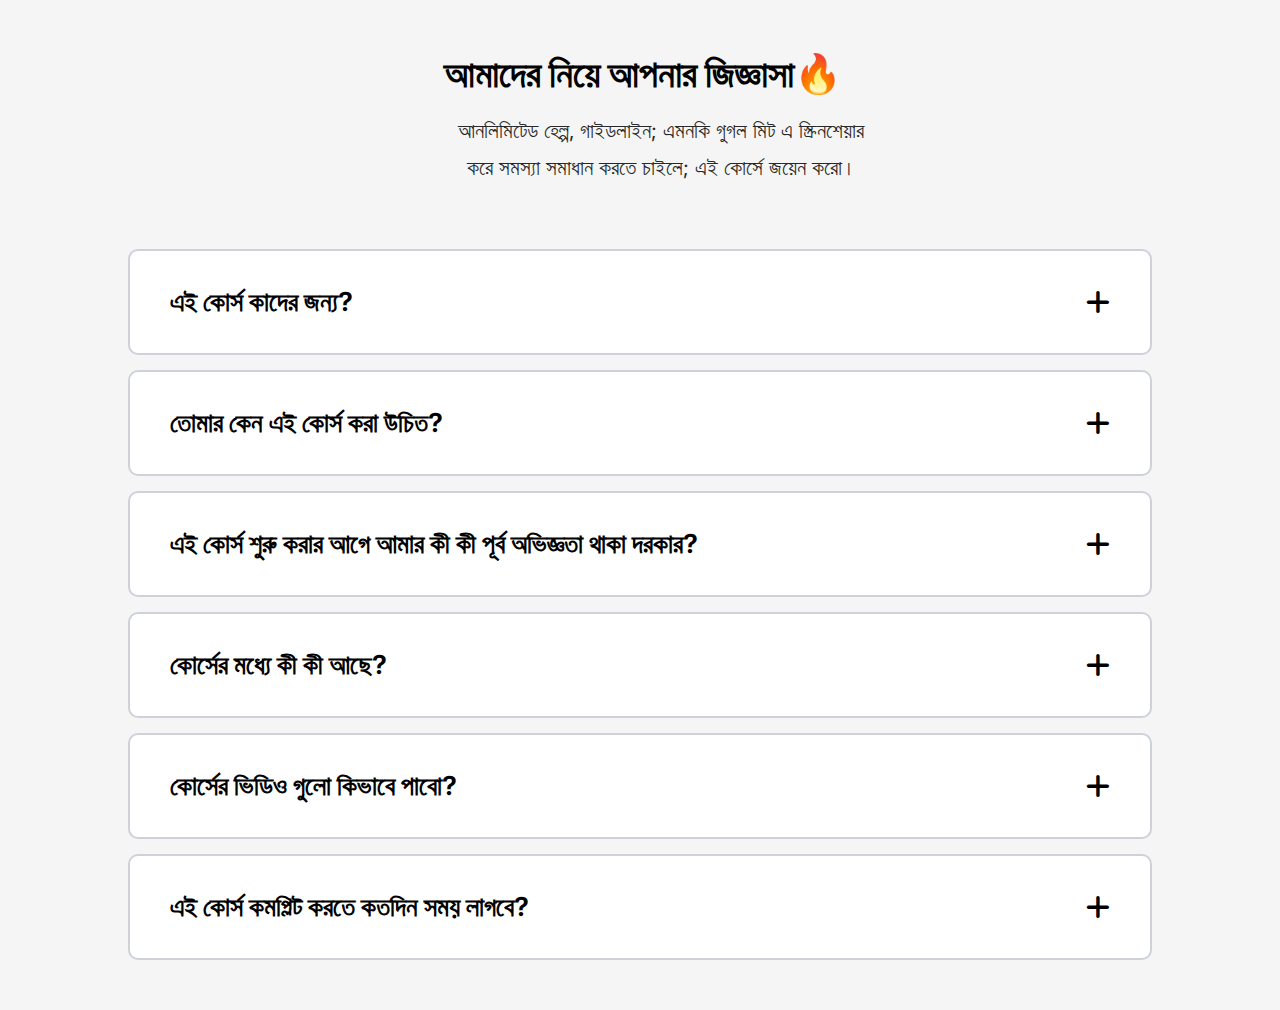
<file: Task-003/index.html>
<!DOCTYPE html>
<html lang="en">
    <head>
        <meta charset="UTF-8" />
        <meta name="viewport" content="width=device-width, initial-scale=1.0" />
        <link rel="stylesheet" href="styles.css" />
        <link
            rel="stylesheet"
            href="https://cdnjs.cloudflare.com/ajax/libs/font-awesome/6.7.2/css/all.min.css"
        />
        <title>Accordion</title>
    </head>

    <body>
        <div class="container">
            <div class="accordion-header">
                <h1>আমাদের নিয়ে আপনার জিজ্ঞাসা🔥</h1>
                <p>
                    আনলিমিটেড হেল্প, গাইডলাইন; এমনকি গুগল মিট এ স্ক্রিনশেয়ার করে
                    সমস্যা সমাধান করতে চাইলে; এই কোর্সে জয়েন করো।
                </p>
            </div>
            <div class="accordion-body">
                <div class="accordion-wrapper">
                    <div class="accordion-heading">
                        <h3>এই কোর্স কাদের জন্য?</h3>
                        <i class="fa-solid fa-plus"></i>
                        <i class="fa-solid fa-minus"></i>
                    </div>
                    <div class="accordion-content">
                        <p>
                            যে সিরিয়াস হার্ডওয়ার্ক করে ভালো একজন প্রোগ্রামার হতে
                            চায়, তার জন্য। যে ধরে ধরে প্রোগ্রামিংয়ের কোর
                            জিনিসগুলো শিখতে চায়। কম্পিউটার সায়েন্সের
                            ফান্ডামেন্টাল জিনিসগুলো শিখতে চায়, তার জন্য।
                        </p>
                    </div>
                </div>
            </div>
            <div class="accordion-body">
                <div class="accordion-wrapper">
                    <div class="accordion-heading">
                        <h3>তোমার কেন এই কোর্স করা উচিত?</h3>
                        <i class="fa-solid fa-plus"></i>
                        <i class="fa-solid fa-minus"></i>
                    </div>
                    <div class="accordion-content">
                        <p>
                            তুমি প্রোগ্রামার হতে চাও। সেটার জন্য হার্ডওয়ার্ক
                            করতে চাও। কিন্তু নিজে নিজে করে উঠতে পারতেছো না।
                            পরিপূর্ন গাইডলাইন পাচ্ছ না। কোথাও আটকে গেলে এনাফ
                            হেল্প পাচ্ছ না। বা ভালোভাবে শেখা শেষ করার পর কোন
                            কোম্পানিতে ইন্টার্ন/চাকরি তে যেতে চাও। কিন্তু রাস্তা
                            জানো না। তাহলে এই কোর্স এ জয়েন করো।
                        </p>
                    </div>
                </div>
            </div>
            <div class="accordion-body">
                <div class="accordion-wrapper">
                    <div class="accordion-heading">
                        <h3>
                            এই কোর্স শুরু করার আগে আমার কী কী পূর্ব অভিজ্ঞতা
                            থাকা দরকার?
                        </h3>
                        <i class="fa-solid fa-plus"></i>
                        <i class="fa-solid fa-minus"></i>
                    </div>
                    <div class="accordion-content">
                        <p>
                            আমরা যেহেতু একদম শূন্য থেকে শেখাচ্ছি। তাই তোমাকে আগে
                            থেকে তেমন কিছু জানা লাগবে না। তবে তোমার হাতে যদি সময়
                            থাকে তাহলে এই তিনটা কাজ করে ফেলতে পারো। ১. ভিডিও
                            দেখে দেখে জিনিসগুলো মাথায় ঢুকানোর জন্য একটুখানি
                            ব্রেনের খালি জায়গা রাখতে হবে। ২. কোর্স এ জয়েন করলেই
                            অটো প্রোগ্রামার হয়ে যাবে না। হার্ডওয়ার্ক করার, লেগে
                            থাকার মেন্টালিটি থাকতে হবে। ৩. কোথাও আটকে গেলে হেল্প
                            চাওয়ার মেন্টালিটি এবং লেগে থাকার ইচ্ছা রাখতে হবে।
                        </p>
                    </div>
                </div>
            </div>
            <div class="accordion-body">
                <div class="accordion-wrapper">
                    <div class="accordion-heading">
                        <h3>কোর্সের মধ্যে কী কী আছে?</h3>
                        <i class="fa-solid fa-plus"></i>
                        <i class="fa-solid fa-minus"></i>
                    </div>
                    <div class="accordion-content">
                        <p>
                            বেসিক প্রোগ্রামিং (ভেরিয়েবল, কন্ডিশন, এরে, লুপ,
                            ফাংশন)। প্রব্লেম সলভিং। ইন্টার মেডিয়েট লেভেলের ডাটা
                            স্ট্রাকচার (স্ট্যাক, কিউ, লিংকড লিষ্ট, হ্যাশ টেবিল,
                            ট্রি, বাইনারি ট্রি, গ্রাফ, ইত্যাদি)। এলগোরিদম: সার্চ
                            এলগোরিদম, সর্টিং (Bubble Sort, Selection Sort,
                            Insertion Sort, Merge Sort, Quick Sort), Depth-First
                            Search (DFS), Breadth-First Search (BFS), ডাইনামিক
                            প্রোগ্রামিং। অবজেক্ট ওরিয়েন্টেড প্রোগ্রামিং
                            (অবজেক্ট, ক্লাস, Abstraction, Encapsulation,
                            Inheritance, Polymorphism) শুধু শিখবেই না। বরং OOP
                            প্যারাডাইম দিয়ে বেশ কিছু প্রজেক্ট করবে। সার্ভার
                            সম্পর্কে ধারণা, REST API, থ্রেড, মাল্টি থ্রেড, কোড
                            অর্গানাইজেশন, বেস্ট প্রাকটিস সম্পর্কে জানবে।
                            রিলেশনাল ডাটাবেজ, MySQL বেসিক, টেবিল, সিম্পল কুয়েরি,
                            ডিফারেন্ট টাইপের জয়েন, নরমালাইজেশন, ডাটাবেজে সিস্টেম
                            ডিজাইন রিলেটেড বেশ কিছু প্রজেক্ট করিয়ে করিয়ে শেখানো
                            হবে। এছাড়াও ডেপ্লয়, সার্ভার সাইড হোস্টিং, ডাটাবেজ
                            হোস্টিং, বেসিক সার্ভার কনফিগারেশন, বেসিক সার্ভার
                            সিকিউরিটি নিয়ে ধারণা দেয়া হবে। 😀
                        </p>
                    </div>
                </div>
            </div>
            <div class="accordion-body">
                <div class="accordion-wrapper">
                    <div class="accordion-heading">
                        <h3>কোর্সের ভিডিও গুলো কিভাবে পাবো?</h3>
                        <i class="fa-solid fa-plus"></i>
                        <i class="fa-solid fa-minus"></i>
                    </div>
                    <div class="accordion-content">
                        <p>
                            কোর্সের ভিডিও গুলো প্রি-রেকর্ড থাকবে। তুমি একাউন্ট
                            খুলে এই কোর্সে এনরোল করলে। ভিডিওগুলো কোর্স শুরু
                            হওয়ার পরে থেকে প্রতিদিন একটা করে মডিউল দেয়া হবে।
                            প্রত্যেকটা মডিউলে সাধরনত ৭ থেকে ১০ টা ভিডিও থাকে। এই
                            ভিডিওগুলো যেদিন রিলিজ দেয়া হয়ে সেই দিনের মধ্যে
                            তোমাকে দেখে ফিনিশ করতে হবে। তাই সেই হিসেবে কোর্সের
                            জন্য প্রতিদিন ডেডিকেটেড সময় রাখতে হবে। এবং সেই সময়ের
                            মধ্যে তুমি চাইলে শুয়ে-বসে, দাঁড়িয়ে-হেলিয়ে, পা
                            দুলিয়ে, কোমর নাচিয়ে, কিংবা খাটের তলায় লুকিয়েও ভিডিও
                            দেখতে পারবে।
                        </p>
                    </div>
                </div>
            </div>
            <div class="accordion-body">
                <div class="accordion-wrapper">
                    <div class="accordion-heading">
                        <h3>এই কোর্স কমপ্লিট করতে কতদিন সময় লাগবে?</h3>
                        <i class="fa-solid fa-plus"></i>
                        <i class="fa-solid fa-minus"></i>
                    </div>
                    <div class="accordion-content">
                        <p>
                            বেসিক প্রোগ্রামিং, ডাটা স্ট্রাকচার, এলগরিদম শেষ করতে
                            ৪-৫ মাস সময় লাগতে পারে। একইভাবে OOP, ডাটাবেজ করতে
                            আরো ৪-৫ মাস সময় লাগতে পারে। এর পরের অংশগুলার জন্য
                            আরো আরো ৩-৪ মাস সময় লাগতে পারে। ওভারঅল তুমি ১০ মাস
                            থেকে ১৪ মাস ধরে নিতে পারো। (এইখানে পুরাটাই আনুমানিক।
                            সময় কিছুটা এইদিক ঐদিক হয়ে যেতে পারে)
                        </p>
                    </div>
                </div>
            </div>
        </div>
        <script src="script.js"></script>
    </body>
</html>
</file>
<file: Task-003/styles.css>
@import url("https://fonts.googleapis.com/css2?family=Inter:ital,opsz,wght@0,14..32,100..900;1,14..32,100..900&display=swap");

* {
    font-family: "Inter", sans-serif;
    margin: 0;
    padding: 0;
    border: none;
}

body {
    background-color: #f5f5f5;
}

.container {
    width: 80%;
    margin: 50px auto;
}

.container .accordion-header h1 {
    font-size: 2.4em;
    margin-bottom: 15px;
    text-indent: 5px;
    text-align: center;
}

.container .accordion-header p {
    font-size: 1.3em;
    margin-left: 13%;
    text-align: center;
    text-wrap: balance;
    line-height: 1.8;
    color: #282828;
    margin-bottom: 3em;
    width: 800px;
}

.container .accordion-body {
    background-color: #fff;
    border: 2px solid #ced2d8;
    margin-bottom: 15px;
    border-radius: 10px;
}

.container .accordion-wrapper {
    cursor: pointer;
    display: flex;
    flex-direction: column;
    gap: 30px;
    padding: 10px 0 5px 0;
}

.container .accordion-heading {
    display: flex;
    align-items: center;
    justify-content: space-between;
    font-size: 1.4rem;
    font-weight: 700;
    padding: 25px 40px 0 40px;
}

.container .accordion-body.active {
    border: none;
    box-shadow: 9px 10px 25px 0 rgb(196, 196, 196);
}

.container .accordion-body .fa-plus {
    font-size: 1.7rem;
    display: block;
}

.container .accordion-body.active .fa-plus {
    display: none;
}

.container .accordion-body .fa-minus {
    display: none;
}

.container .accordion-body.active .fa-minus {
    font-size: 1.7rem;
    display: block;
}

.container .accordion-content p {
    display: none;
}

.container .accordion-body.active p {
    display: block;
    font-size: 18px;
    padding: 0 35px 15px 35px;
}
</file>
